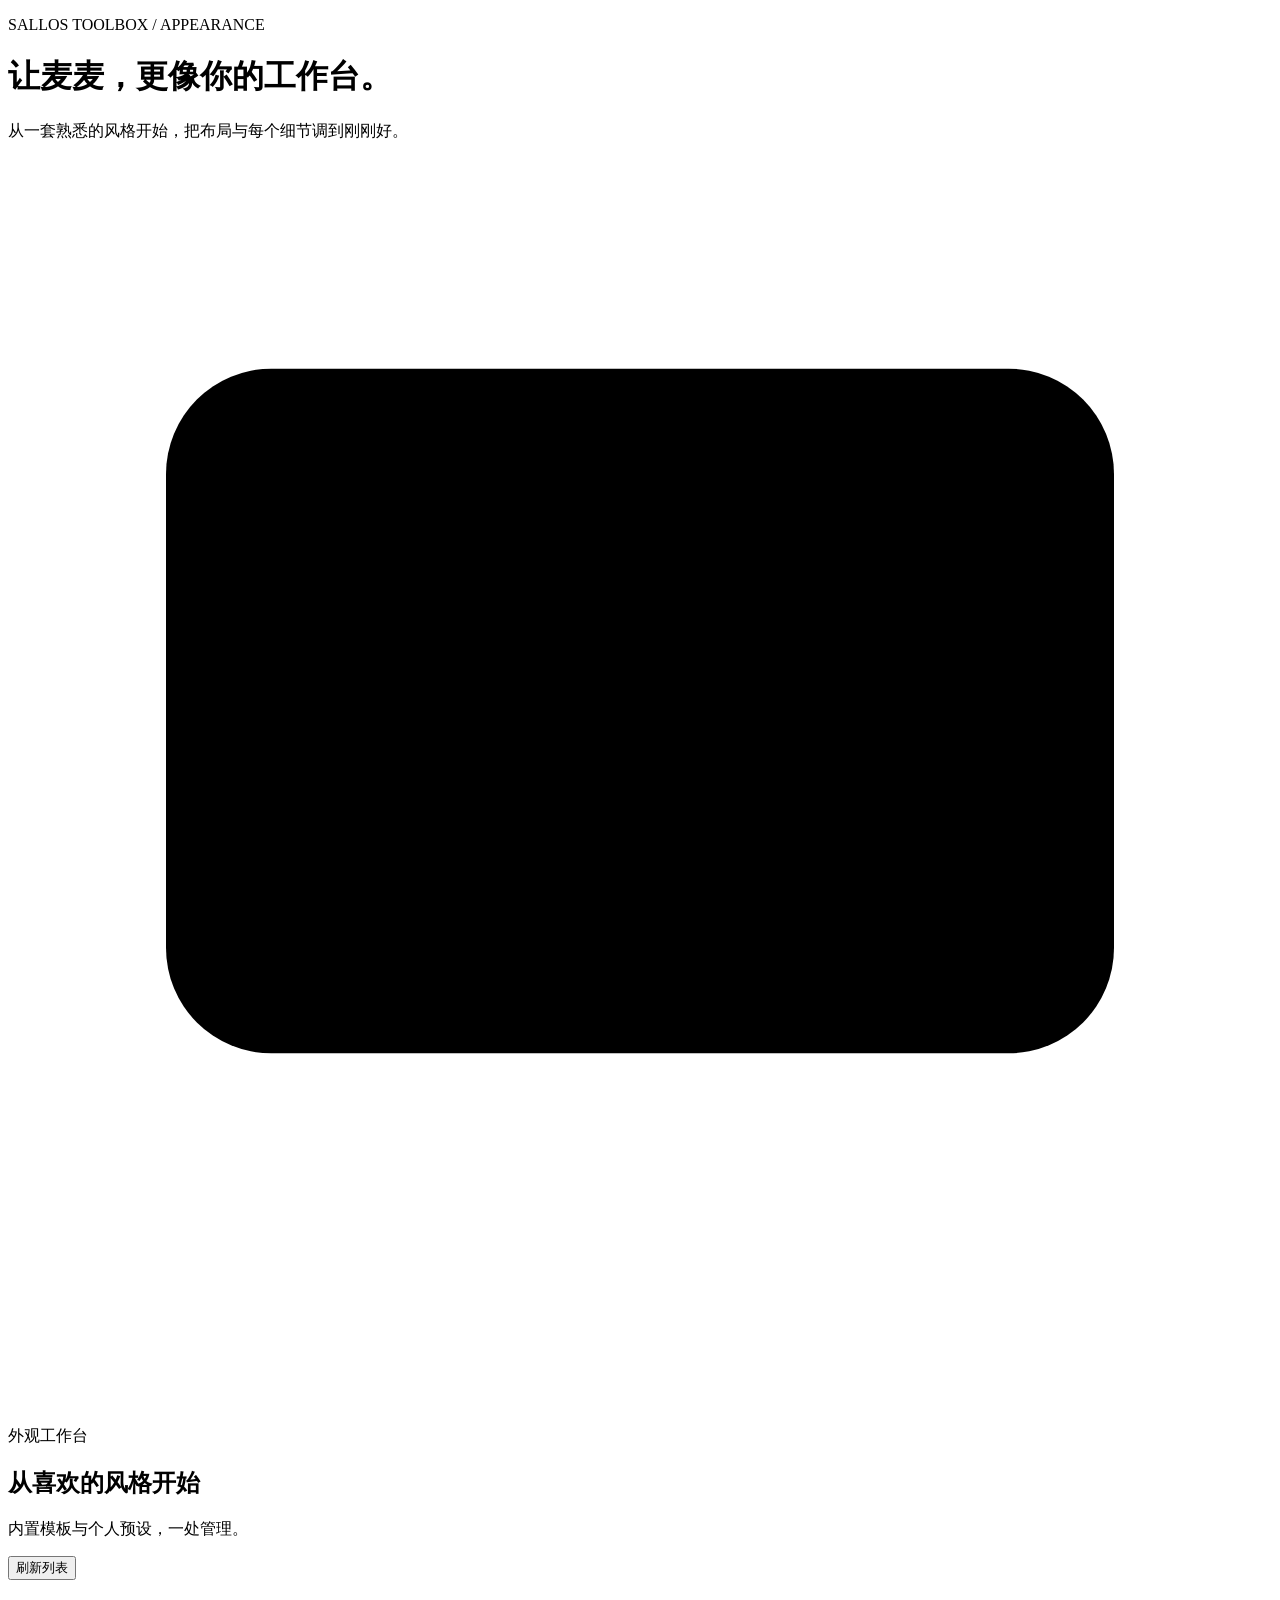
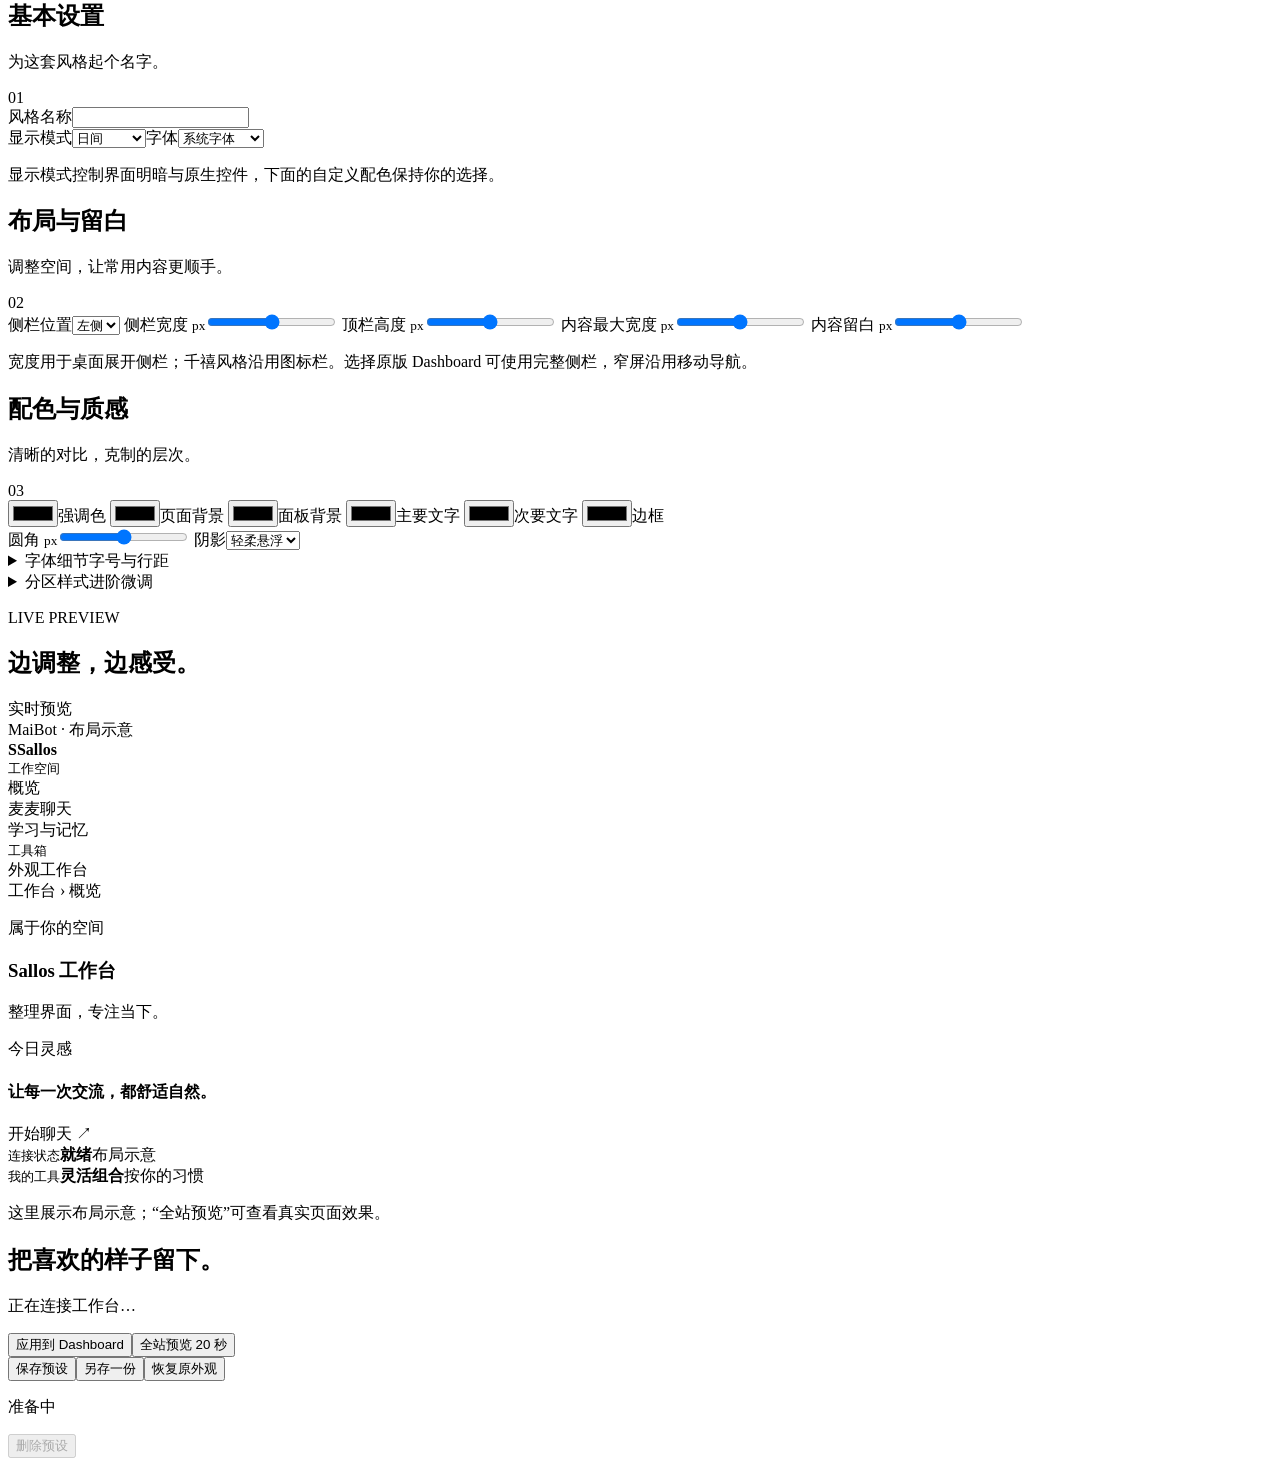
<file: web/src/index.html>
<!doctype html>
<html lang="zh-CN">
<head>
  <meta charset="utf-8">
  <meta name="viewport" content="width=device-width, initial-scale=1">
  <title>Sallos 工具箱 · 外观工作台</title>
  <!-- STYLES -->
  <style id="preview-styles"></style>
</head>
<body>
  <main class="studio">
    <header class="studio-heading">
      <div><p class="eyebrow">SALLOS TOOLBOX / APPEARANCE</p><h1>让麦麦，更像你的工作台。</h1><p class="subtitle">从一套熟悉的风格开始，把布局与每个细节调到刚刚好。</p></div>
      <span class="device-badge"><svg viewBox="0 0 24 24" aria-hidden="true"><rect x="3" y="4" width="18" height="13" rx="2"/><path d="M8 21h8M12 17v4"/></svg>外观工作台</span>
    </header>

    <section class="panel presets-panel" aria-labelledby="presets-title">
      <div class="section-heading"><div><h2 id="presets-title">从喜欢的风格开始</h2><p>内置模板与个人预设，一处管理。</p></div><button type="button" id="refresh" class="quiet">刷新列表</button></div>
      <div id="preset-list" class="preset-list"></div>
    </section>

    <div class="editor-grid">
      <form id="editor" class="controls" aria-label="外观编辑器">
        <section class="panel">
          <div class="section-heading"><div><h2>基本设置</h2><p>为这套风格起个名字。</p></div><span class="step">01</span></div>
          <label class="field">风格名称<input name="name" type="text" maxlength="40" required autocomplete="off"></label>
          <div class="two-columns"><label class="field">显示模式<select name="mode"><option value="light">日间</option><option value="dark">夜间</option><option value="system">跟随系统</option></select></label><label class="field">字体<select name="font"><option value="system">系统字体</option><option value="serif">宋体 / 衬线</option><option value="mono">等宽字体</option></select></label></div>
          <p class="hint">显示模式控制界面明暗与原生控件，下面的自定义配色保持你的选择。</p>
        </section>

        <section class="panel">
          <div class="section-heading"><div><h2>布局与留白</h2><p>调整空间，让常用内容更顺手。</p></div><span class="step">02</span></div>
          <label class="field">侧栏位置<select name="sidebar_side"><option value="left">左侧</option><option value="right">右侧</option></select></label>
          <label class="range-field"><span>侧栏宽度 <output data-value="sidebar_width"></output><small>px</small></span><input type="range" name="sidebar_width" min="160" max="360" step="4"></label>
          <label class="range-field"><span>顶栏高度 <output data-value="header_height"></output><small>px</small></span><input type="range" name="header_height" min="48" max="96" step="2"></label>
          <label class="range-field"><span>内容最大宽度 <output data-value="content_width"></output><small>px</small></span><input type="range" name="content_width" min="720" max="2560" step="8"></label>
          <label class="range-field"><span>内容留白 <output data-value="gap"></output><small>px</small></span><input type="range" name="gap" min="8" max="40"></label>
          <p class="hint">宽度用于桌面展开侧栏；千禧风格沿用图标栏。选择原版 Dashboard 可使用完整侧栏，窄屏沿用移动导航。</p>
        </section>

        <section class="panel">
          <div class="section-heading"><div><h2>配色与质感</h2><p>清晰的对比，克制的层次。</p></div><span class="step">03</span></div>
          <div class="colors">
            <label class="color-field"><input type="color" name="primary"><span>强调色<small data-value="primary"></small></span></label>
            <label class="color-field"><input type="color" name="background"><span>页面背景<small data-value="background"></small></span></label>
            <label class="color-field"><input type="color" name="surface"><span>面板背景<small data-value="surface"></small></span></label>
            <label class="color-field"><input type="color" name="text"><span>主要文字<small data-value="text"></small></span></label>
            <label class="color-field"><input type="color" name="muted"><span>次要文字<small data-value="muted"></small></span></label>
            <label class="color-field"><input type="color" name="border"><span>边框<small data-value="border"></small></span></label>
          </div>
          <label class="range-field"><span>圆角 <output data-value="radius"></output><small>px</small></span><input type="range" name="radius" min="0" max="24"></label>
          <label class="field">阴影<select name="shadow"><option value="soft">轻柔悬浮</option><option value="none">平面简洁</option><option value="crisp">清晰投影</option></select></label>
        </section>

        <details class="panel advanced"><summary>字体细节<span>字号与行距</span></summary><div>
          <label class="range-field"><span>正文字号 <output data-value="font_size"></output><small>px</small></span><input type="range" name="font_size" min="14" max="22"></label>
          <label class="range-field"><span>行距 <output data-value="line_height"></output></span><input type="range" name="line_height" min="1.2" max="2" step="0.1"></label>
        </div></details>

        <details class="panel advanced"><summary>分区样式<span>进阶微调</span></summary><div>
          <p class="hint">填写 CSS 声明，如 <code>border-radius: 16px; padding: 20px;</code>。支持颜色、边框、内外边距、字体和阴影。</p>
          <label class="field">侧栏<textarea name="region_sidebar" rows="3" maxlength="2000" spellcheck="false" placeholder="border: 1px solid #D2D2D7;"></textarea></label>
          <label class="field">顶栏<textarea name="region_header" rows="3" maxlength="2000" spellcheck="false" placeholder="background-color: #ffffff;"></textarea></label>
          <label class="field">卡片<textarea name="region_card" rows="3" maxlength="2000" spellcheck="false" placeholder="border-radius: 20px;"></textarea></label>
        </div></details>
        <p id="field-error" role="alert"></p>
      </form>

      <aside class="preview-column" aria-label="外观实时预览">
        <section class="panel preview-panel">
          <div class="section-heading"><div><p class="eyebrow">LIVE PREVIEW</p><h2>边调整，边感受。</h2></div><span class="live-dot">实时预览</span></div>
          <div id="preview" class="preview-window">
            <div class="preview-chrome"><i></i><i></i><i></i><span>MaiBot · 布局示意</span></div>
            <div class="preview-shell">
              <aside class="preview-sidebar" data-dashboard-sidebar><div class="preview-brand"><b>S</b><strong>Sallos</strong></div><small>工作空间</small><div class="preview-nav selected">概览</div><div class="preview-nav">麦麦聊天</div><div class="preview-nav">学习与记忆</div><small>工具箱</small><div class="preview-nav">外观工作台</div></aside>
              <div class="preview-body"><header class="preview-header" data-dashboard-header>工作台 <span>›</span> 概览</header><div class="preview-main" data-dashboard-main><p class="preview-kicker">属于你的空间</p><h3 class="preview-name">Sallos 工作台</h3><p>整理界面，专注当下。</p><article class="bg-card preview-feature"><span>今日灵感</span><h4>让每一次交流，都舒适自然。</h4><span class="preview-button">开始聊天 <span aria-hidden="true">↗</span></span></article><div class="preview-cards"><article class="bg-card"><small>连接状态</small><strong>就绪</strong><span class="preview-note">布局示意</span></article><article class="bg-card"><small>我的工具</small><strong>灵活组合</strong><span class="preview-note">按你的习惯</span></article></div></div></div>
            </div>
          </div>
          <p id="contrast" class="hint"></p>
          <p class="hint">这里展示布局示意；“全站预览”可查看真实页面效果。</p>
        </section>

        <section class="panel apply-panel" id="actions" aria-label="保存与应用">
          <h2>把喜欢的样子留下。</h2>
          <p id="integration-note" class="hint">正在连接工作台…</p>
          <div class="action-row"><button id="apply" class="primary" type="button">应用到 Dashboard</button><button id="preview-site" type="button">全站预览 20 秒</button></div>
          <div class="action-row"><button id="save" type="button">保存预设</button><button id="save-copy" type="button">另存一份</button><button id="restore" class="quiet" type="button">恢复原外观</button></div>
          <div class="footer-row"><p id="status" role="status" aria-live="polite">准备中</p><button id="delete" class="danger-text" type="button" disabled>删除预设</button></div>
        </section>
      </aside>
    </div>
  </main>
  <dialog id="discard-dialog" aria-labelledby="discard-title">
    <h2 id="discard-title">切换到另一套风格？</h2>
    <p class="hint">当前编辑尚未保存，切换后将载入所选预设。</p>
    <div class="action-row"><button type="button" autofocus onclick="this.closest('dialog').close('cancel')">继续编辑</button><button type="button" onclick="this.closest('dialog').close('discard')">切换风格</button></div>
  </dialog>
  <!-- SCRIPTS -->
</body>
</html>
</file>
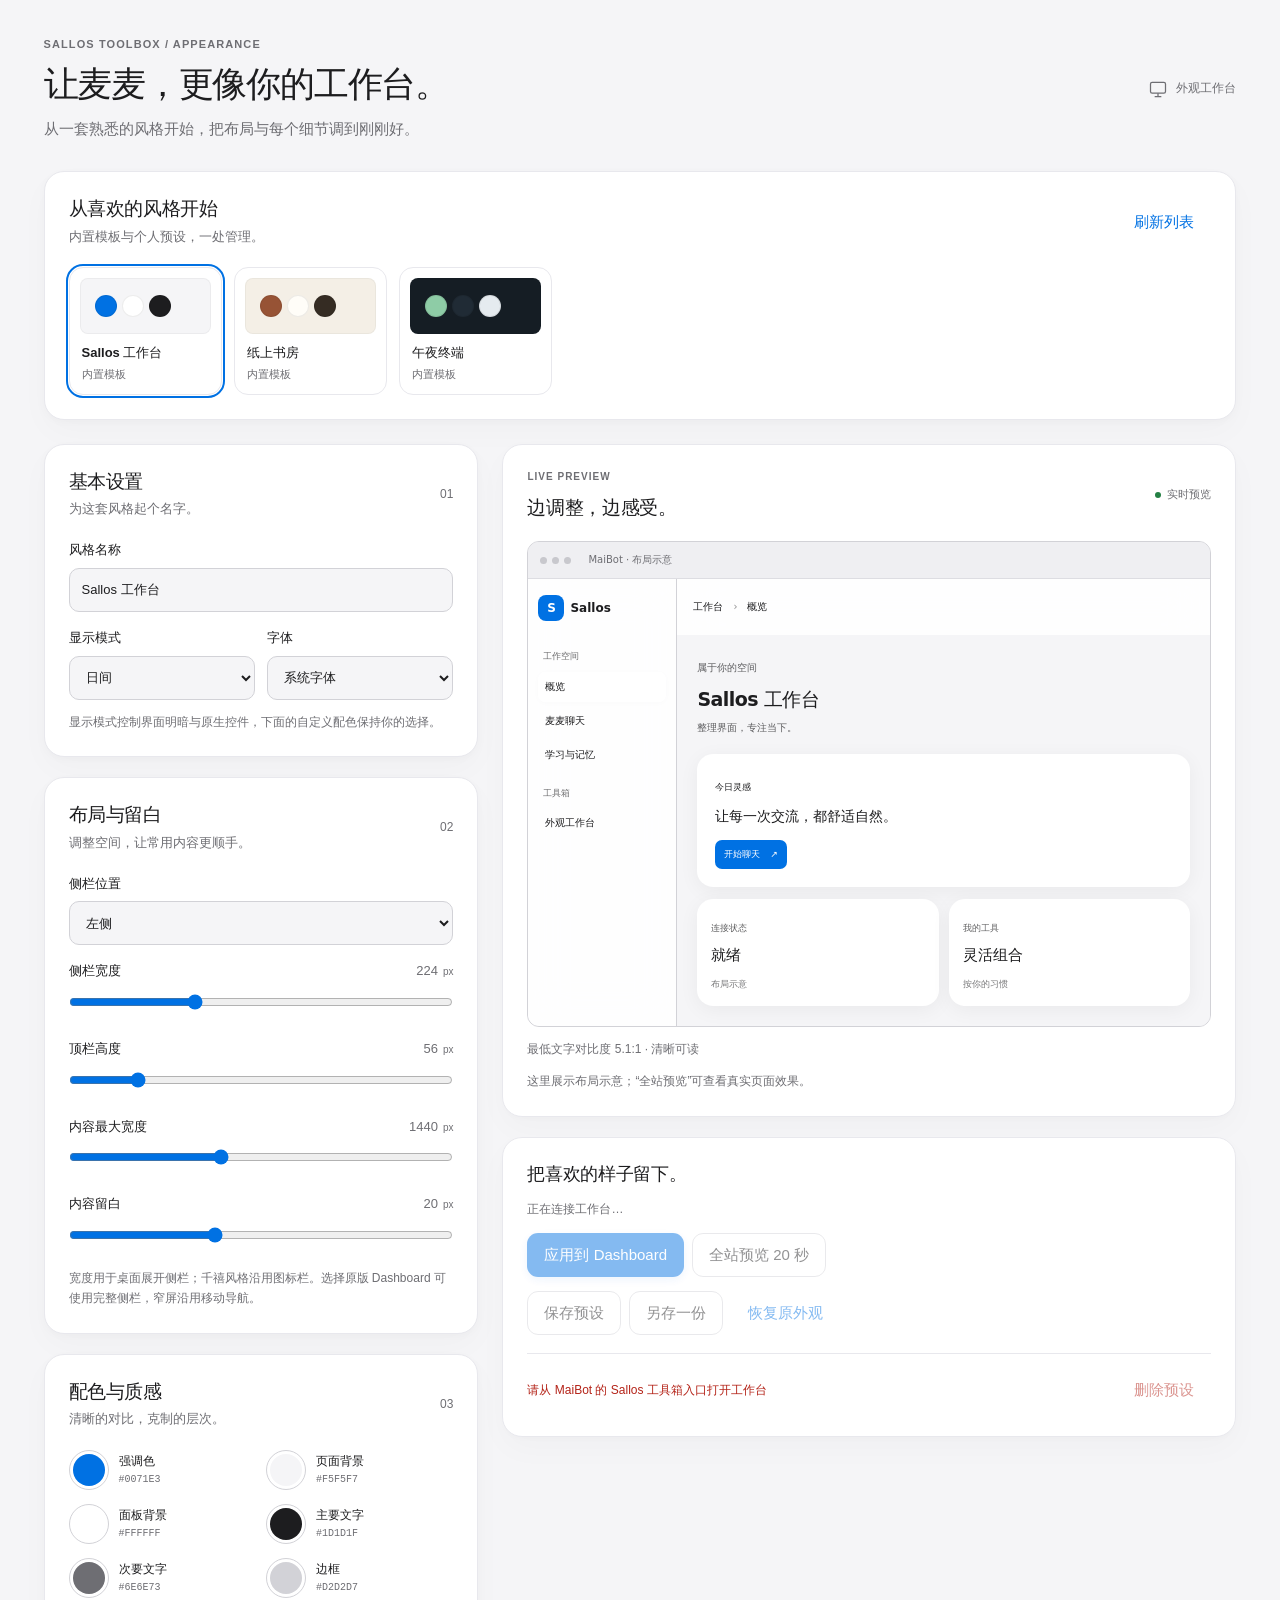
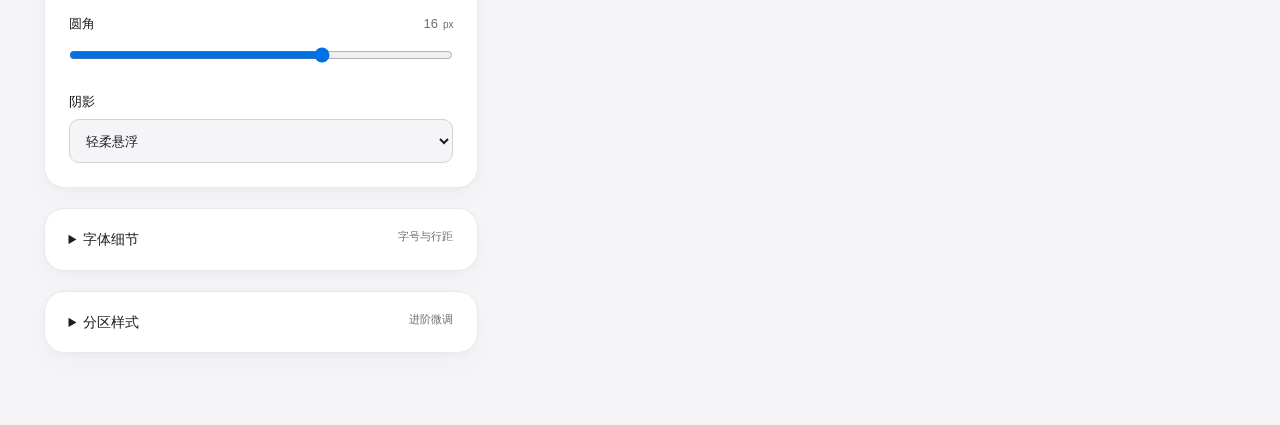
<file: web/appearance.html>
<!doctype html>
<html lang="zh-CN">
<head>
  <meta charset="utf-8">
  <meta name="viewport" content="width=device-width, initial-scale=1">
  <title>Sallos 工具箱 · 外观工作台</title>
  <style>
:root {
  font-family: -apple-system, BlinkMacSystemFont, "Segoe UI", "PingFang SC", "Microsoft YaHei", sans-serif;
  font-synthesis: none; font-optical-sizing: auto; color-scheme: light;
  --page: #f5f5f7; --surface: #fff; --soft: #f5f5f7; --text: #1d1d1f; --muted: #6e6e73;
  --line: #e8e8ed; --line-strong: #d2d2d7; --accent: #0071e3; --danger: #b42318;
  --shadow: 0 2px 8px #141a2d06, 0 12px 32px #141a2d06;
}
* { box-sizing: border-box; }
dialog { max-width: min(420px, calc(100vw - 32px)); padding: 28px; border: 1px solid var(--line); border-radius: 20px; background: var(--surface); color: var(--text); box-shadow: var(--shadow); }
dialog::backdrop { background: #0005; }
body { margin: 0; background: var(--page); color: var(--text); font-size: 15px; line-height: 1.6; }
button, input, select, textarea { font: inherit; }
button { min-height: 44px; padding: 9px 16px; border: 1px solid var(--line-strong); border-radius: 11px;
  background: var(--surface); color: var(--text); cursor: pointer; font-weight: 500;
  transition: background 160ms ease, box-shadow 160ms ease, transform 100ms ease; touch-action: manipulation; }
button:hover:enabled { background: var(--soft); }
button:active:enabled { transform: scale(.97); }
button:disabled { opacity: .48; cursor: default; }
button.primary { background: var(--accent); color: white; border-color: transparent; box-shadow: 0 3px 10px #0071e325; }
button.primary:hover:enabled { background: #0064ca; }
button.quiet, button.danger-text { border-color: transparent; background: transparent; }
button.quiet { color: var(--accent); }
#refresh { white-space: nowrap; flex-shrink: 0; }
button.danger-text { color: var(--danger); }
:focus-visible { outline: 3px solid var(--accent); outline-offset: 3px; }
h1, h2, h3, h4, p { margin: 0; }
h1 { font-size: clamp(26px, 2.7vw, 38px); line-height: 1.2; letter-spacing: -.035em; font-weight: 700; }
h2 { font-size: 19px; line-height: 1.4; letter-spacing: -.02em; }
p { overflow-wrap: anywhere; }
.studio { max-width: 1550px; margin: auto; padding: 36px clamp(16px, 3.4vw, 52px) 52px; }
.studio-heading, .section-heading { display: flex; justify-content: space-between; align-items: center; gap: 16px; }
.studio-heading { margin-bottom: 30px; }
.eyebrow { color: var(--muted); font-size: 11px; letter-spacing: .1em; font-weight: 600; margin-bottom: 10px; }
.subtitle { color: var(--muted); margin-top: 12px; }
.device-badge { display: flex; gap: 8px; align-items: center; color: var(--muted); white-space: nowrap; font-size: 12px; }
svg { width: 20px; height: 20px; fill: none; stroke: currentColor; stroke-width: 1.5; }
.panel { min-width: 0; padding: 24px; background: var(--surface); border: 1px solid var(--line); border-radius: 20px; box-shadow: var(--shadow); }
.section-heading { margin-bottom: 20px; }
.section-heading p { color: var(--muted); font-size: 13px; margin-top: 4px; }
.section-heading .eyebrow { margin-top: 0; font-size: 10px; }
.hint { font-size: 12px; color: var(--muted); line-height: 1.7; margin-top: 12px; }
.step { font-size: 12px; font-variant-numeric: tabular-nums; color: var(--muted); }
.field { display: flex; flex-direction: column; gap: 7px; margin-top: 16px; font-size: 13px; font-weight: 500; }
input[type="text"], select, textarea { width: 100%; min-width: 0; min-height: 44px; padding: 10px 12px;
  border: 1px solid var(--line-strong); border-radius: 10px; background: var(--soft); color: var(--text); }
textarea { font: 12px/1.7 Consolas, monospace; resize: vertical; }
input[type="range"] { width: 100%; height: 28px; margin: 6px 0 0; accent-color: var(--accent); cursor: pointer; }
small { font-size: 12px; }
.two-columns { display: grid; grid-template-columns: repeat(2, minmax(0, 1fr)); gap: 12px; }
.action-row { display: flex; flex-wrap: wrap; gap: 8px; margin-top: 14px; }
.footer-row { display: flex; align-items: center; gap: 10px; justify-content: space-between; margin-top: 18px; border-top: 1px solid var(--line); padding-top: 14px; }
#status { font-size: 12px; color: var(--muted); }
#status[data-error="true"], #field-error { color: var(--danger); }
#field-error { margin: 0 8px; font-size: 13px; }
@media (max-width: 640px) {
  .studio { padding: 20px 12px 32px; } .panel { padding: 18px; border-radius: 16px; }
  .device-badge { display: none; } .studio-heading { margin-bottom: 22px; } .subtitle { font-size: 13px; }
  .footer-row { flex-wrap: wrap; } input[type="text"], select { font-size: 16px; }
}
@media (prefers-reduced-motion: reduce) { *, *::before, *::after { transition: none !important; animation: none !important; } }
@media (prefers-reduced-transparency: reduce) { .preview-sidebar, .preview-header { backdrop-filter: none !important; background: var(--surface) !important; } }
@media (prefers-contrast: more) { :root { --line: #888; --line-strong: #555; --muted: #444; } }
.dark { --page: #161618; --surface: #222225; --soft: #2b2b2f; --text: #f5f5f7; --muted: #b0b0b8;
  --line: #35353a; --line-strong: #515158; --accent: #70b5ff; --danger: #ff8a80; color-scheme: dark; }
.dark button.primary { background: #0071e3; color: #fff; }

.presets-panel { margin-bottom: 24px; }
.preset-list { display: grid; grid-template-columns: repeat(auto-fill, minmax(150px, 1fr)); gap: 12px; }
.preset { min-width: 0; padding: 10px; text-align: left; border-color: var(--line); border-radius: 14px; }
.preset[aria-pressed="true"] { outline: 2px solid var(--accent); outline-offset: 1px; }
.preset strong, .preset small { display: block; padding-inline: 2px; overflow-wrap: anywhere; }
.preset strong { margin-top: 9px; font-size: 13px; } .preset small { font-size: 11px; color: var(--muted); margin-top: 2px; }
.preset-sample { height: 56px; display: flex; gap: 5px; align-items: center; padding: 14px; border-radius: 8px; border: 1px solid #0000000a; }
.preset-sample i { width: 22px; height: 22px; border: 1px solid #00000012; border-radius: 50%; }
.editor-grid { display: grid; grid-template-columns: minmax(280px, .8fr) minmax(0, 1.35fr); gap: 24px; align-items: start; }
.controls, .preview-column { display: grid; gap: 20px; min-width: 0; }
.preview-column { position: sticky; top: 20px; }
.range-field { display: block; margin-top: 16px; font-size: 13px; }
.range-field > span { display: flex; align-items: baseline; gap: 5px; }
.range-field output { margin-left: auto; font-variant-numeric: tabular-nums; color: var(--muted); }
.range-field small { color: var(--muted); font-size: 10px; }
.colors { display: grid; grid-template-columns: repeat(2, minmax(0, 1fr)); gap: 14px 10px; }
.color-field { display: flex; align-items: center; gap: 10px; font-size: 12px; cursor: pointer; }
.color-field small { display: block; color: var(--muted); font: 10px/1.7 Consolas, monospace; }
input[type="color"] { appearance: none; border: 1px solid var(--line-strong); background: var(--surface); border-radius: 50%; width: 40px; height: 40px; padding: 3px; cursor: pointer; }
input[type="color"]::-webkit-color-swatch-wrapper { padding: 0; }
input[type="color"]::-webkit-color-swatch { border: 0; border-radius: 50%; }
.advanced { padding-block: 19px; }
.advanced summary { cursor: pointer; font-size: 14px; font-weight: 600; }
.advanced summary span { float: right; font-size: 11px; font-weight: 400; color: var(--muted); }
.live-dot { display: inline-flex; align-items: center; gap: 6px; white-space: nowrap; font-size: 11px; color: var(--muted); }
.live-dot::before { content: ''; width: 6px; height: 6px; border-radius: 50%; background: #248044; }
.preview-window { border: 1px solid var(--line-strong); border-radius: 12px; overflow: hidden; min-height: 380px; }
.preview-chrome { display: flex; gap: 5px; padding: 10px 12px; align-items: center; background: #efeff2; border-bottom: 1px solid #dddde2; color: #6e6e73; }
.preview-chrome i { width: 7px; height: 7px; border-radius: 50%; background: #c8c8cd; }
.preview-chrome span { margin-left: 12px; font-size: 10px; }
.preview-shell { display: flex; min-height: 350px; }
.preview-sidebar { flex: 0 0 clamp(90px, 24%, var(--preview-sidebar-width)); padding: 16px 10px; border-right: 1px solid #0000000a; }
.preview-brand { display: flex; align-items: center; gap: 6px; font-size: 12px; margin-bottom: 28px; }
.preview-brand b { display: grid; place-items: center; background: #0071e3; color: #fff; border-radius: 8px; width: 26px; height: 26px; }
.preview-sidebar > small { display: block; font-size: 9px; opacity: .65; margin: 16px 5px 8px; }
.preview-nav { font-size: 10px; padding: 7px; margin-bottom: 4px; border-radius: 7px; }
.preview-nav.selected { background: #ffffff9c; color: #1d1d1f; box-shadow: 0 1px 6px #00000005; }
.preview-body { min-width: 0; flex: 1; }
.preview-header { display: flex; align-items: center; gap: 10px; padding-inline: 16px; font-size: 10px; }
.preview-header span { opacity: .5; }
.preview-kicker { font-size: 9px; opacity: .65; margin-top: 5px; }
.preview-main h3 { font-size: 19px; letter-spacing: -.03em; margin-top: 8px; }
.preview-main > p { font-size: 10px; opacity: .7; margin-top: 5px; }
.preview-feature { margin: 18px 0 12px; padding: 18px; }
.preview-feature > span { font-size: 9px; }
.preview-feature h4 { font-size: 14px; line-height: 1.5; margin: 9px 0 12px; }
.preview-button { display: inline-flex; align-items: center; gap: 10px; padding: 7px 9px; border-radius: 7px; background: hsl(var(--color-primary)); color: hsl(var(--color-primary-foreground)); }
.preview-cards { display: grid; grid-template-columns: repeat(2, minmax(0, 1fr)); gap: 10px; }
.preview-cards article { padding: 14px; min-width: 0; }
.preview-cards small { font-size: 9px; opacity: .7; }
.preview-cards strong { display: block; font-size: 15px; margin-top: 5px; }
.preview-note { display: block; font-size: 9px; opacity: .6; margin-top: 10px; }
#preview[data-side="right"] .preview-sidebar { order: 2; border-right: 0; border-left: 1px solid #0000000a; }
#contrast[data-warning="true"] { color: #a05b00; }
.apply-panel > h2 { font-size: 18px; }
@media (max-width: 1050px) { .editor-grid { grid-template-columns: minmax(260px, 1fr) minmax(0, 1.2fr); gap: 16px; } .panel { padding: 20px; } .preview-sidebar { flex-basis: 90px; } .preview-main h3 { font-size: 16px; } }
@media (max-width: 760px) { .editor-grid { grid-template-columns: 1fr; } .preview-column { position: static; grid-row: 1; } .preview-sidebar { flex-basis: 24%; } .preview-panel { padding: 16px; } .preview-window { min-height: 330px; } .preview-shell { min-height: 300px; } .preset-list { grid-template-columns: repeat(3, minmax(0, 1fr)); gap: 8px; } .preset-sample { padding: 8px; } .preview-feature { padding: 14px; } .preview-cards article { padding: 10px; } }
@media (max-width: 400px) { .preset-list { grid-template-columns: repeat(2, minmax(0, 1fr)); } .action-row button { flex: 1 1 auto; } .preview-brand strong { font-size: 10px; } .preview-nav { font-size: 9px; } }

</style>
  <style id="preview-styles"></style>
</head>
<body>
  <main class="studio">
    <header class="studio-heading">
      <div><p class="eyebrow">SALLOS TOOLBOX / APPEARANCE</p><h1>让麦麦，更像你的工作台。</h1><p class="subtitle">从一套熟悉的风格开始，把布局与每个细节调到刚刚好。</p></div>
      <span class="device-badge"><svg viewBox="0 0 24 24" aria-hidden="true"><rect x="3" y="4" width="18" height="13" rx="2"/><path d="M8 21h8M12 17v4"/></svg>外观工作台</span>
    </header>

    <section class="panel presets-panel" aria-labelledby="presets-title">
      <div class="section-heading"><div><h2 id="presets-title">从喜欢的风格开始</h2><p>内置模板与个人预设，一处管理。</p></div><button type="button" id="refresh" class="quiet">刷新列表</button></div>
      <div id="preset-list" class="preset-list"></div>
    </section>

    <div class="editor-grid">
      <form id="editor" class="controls" aria-label="外观编辑器">
        <section class="panel">
          <div class="section-heading"><div><h2>基本设置</h2><p>为这套风格起个名字。</p></div><span class="step">01</span></div>
          <label class="field">风格名称<input name="name" type="text" maxlength="40" required autocomplete="off"></label>
          <div class="two-columns"><label class="field">显示模式<select name="mode"><option value="light">日间</option><option value="dark">夜间</option><option value="system">跟随系统</option></select></label><label class="field">字体<select name="font"><option value="system">系统字体</option><option value="serif">宋体 / 衬线</option><option value="mono">等宽字体</option></select></label></div>
          <p class="hint">显示模式控制界面明暗与原生控件，下面的自定义配色保持你的选择。</p>
        </section>

        <section class="panel">
          <div class="section-heading"><div><h2>布局与留白</h2><p>调整空间，让常用内容更顺手。</p></div><span class="step">02</span></div>
          <label class="field">侧栏位置<select name="sidebar_side"><option value="left">左侧</option><option value="right">右侧</option></select></label>
          <label class="range-field"><span>侧栏宽度 <output data-value="sidebar_width"></output><small>px</small></span><input type="range" name="sidebar_width" min="160" max="360" step="4"></label>
          <label class="range-field"><span>顶栏高度 <output data-value="header_height"></output><small>px</small></span><input type="range" name="header_height" min="48" max="96" step="2"></label>
          <label class="range-field"><span>内容最大宽度 <output data-value="content_width"></output><small>px</small></span><input type="range" name="content_width" min="720" max="2560" step="8"></label>
          <label class="range-field"><span>内容留白 <output data-value="gap"></output><small>px</small></span><input type="range" name="gap" min="8" max="40"></label>
          <p class="hint">宽度用于桌面展开侧栏；千禧风格沿用图标栏。选择原版 Dashboard 可使用完整侧栏，窄屏沿用移动导航。</p>
        </section>

        <section class="panel">
          <div class="section-heading"><div><h2>配色与质感</h2><p>清晰的对比，克制的层次。</p></div><span class="step">03</span></div>
          <div class="colors">
            <label class="color-field"><input type="color" name="primary"><span>强调色<small data-value="primary"></small></span></label>
            <label class="color-field"><input type="color" name="background"><span>页面背景<small data-value="background"></small></span></label>
            <label class="color-field"><input type="color" name="surface"><span>面板背景<small data-value="surface"></small></span></label>
            <label class="color-field"><input type="color" name="text"><span>主要文字<small data-value="text"></small></span></label>
            <label class="color-field"><input type="color" name="muted"><span>次要文字<small data-value="muted"></small></span></label>
            <label class="color-field"><input type="color" name="border"><span>边框<small data-value="border"></small></span></label>
          </div>
          <label class="range-field"><span>圆角 <output data-value="radius"></output><small>px</small></span><input type="range" name="radius" min="0" max="24"></label>
          <label class="field">阴影<select name="shadow"><option value="soft">轻柔悬浮</option><option value="none">平面简洁</option><option value="crisp">清晰投影</option></select></label>
        </section>

        <details class="panel advanced"><summary>字体细节<span>字号与行距</span></summary><div>
          <label class="range-field"><span>正文字号 <output data-value="font_size"></output><small>px</small></span><input type="range" name="font_size" min="14" max="22"></label>
          <label class="range-field"><span>行距 <output data-value="line_height"></output></span><input type="range" name="line_height" min="1.2" max="2" step="0.1"></label>
        </div></details>

        <details class="panel advanced"><summary>分区样式<span>进阶微调</span></summary><div>
          <p class="hint">填写 CSS 声明，如 <code>border-radius: 16px; padding: 20px;</code>。支持颜色、边框、内外边距、字体和阴影。</p>
          <label class="field">侧栏<textarea name="region_sidebar" rows="3" maxlength="2000" spellcheck="false" placeholder="border: 1px solid #D2D2D7;"></textarea></label>
          <label class="field">顶栏<textarea name="region_header" rows="3" maxlength="2000" spellcheck="false" placeholder="background-color: #ffffff;"></textarea></label>
          <label class="field">卡片<textarea name="region_card" rows="3" maxlength="2000" spellcheck="false" placeholder="border-radius: 20px;"></textarea></label>
        </div></details>
        <p id="field-error" role="alert"></p>
      </form>

      <aside class="preview-column" aria-label="外观实时预览">
        <section class="panel preview-panel">
          <div class="section-heading"><div><p class="eyebrow">LIVE PREVIEW</p><h2>边调整，边感受。</h2></div><span class="live-dot">实时预览</span></div>
          <div id="preview" class="preview-window">
            <div class="preview-chrome"><i></i><i></i><i></i><span>MaiBot · 布局示意</span></div>
            <div class="preview-shell">
              <aside class="preview-sidebar" data-dashboard-sidebar><div class="preview-brand"><b>S</b><strong>Sallos</strong></div><small>工作空间</small><div class="preview-nav selected">概览</div><div class="preview-nav">麦麦聊天</div><div class="preview-nav">学习与记忆</div><small>工具箱</small><div class="preview-nav">外观工作台</div></aside>
              <div class="preview-body"><header class="preview-header" data-dashboard-header>工作台 <span>›</span> 概览</header><div class="preview-main" data-dashboard-main><p class="preview-kicker">属于你的空间</p><h3 class="preview-name">Sallos 工作台</h3><p>整理界面，专注当下。</p><article class="bg-card preview-feature"><span>今日灵感</span><h4>让每一次交流，都舒适自然。</h4><span class="preview-button">开始聊天 <span aria-hidden="true">↗</span></span></article><div class="preview-cards"><article class="bg-card"><small>连接状态</small><strong>就绪</strong><span class="preview-note">布局示意</span></article><article class="bg-card"><small>我的工具</small><strong>灵活组合</strong><span class="preview-note">按你的习惯</span></article></div></div></div>
            </div>
          </div>
          <p id="contrast" class="hint"></p>
          <p class="hint">这里展示布局示意；“全站预览”可查看真实页面效果。</p>
        </section>

        <section class="panel apply-panel" id="actions" aria-label="保存与应用">
          <h2>把喜欢的样子留下。</h2>
          <p id="integration-note" class="hint">正在连接工作台…</p>
          <div class="action-row"><button id="apply" class="primary" type="button">应用到 Dashboard</button><button id="preview-site" type="button">全站预览 20 秒</button></div>
          <div class="action-row"><button id="save" type="button">保存预设</button><button id="save-copy" type="button">另存一份</button><button id="restore" class="quiet" type="button">恢复原外观</button></div>
          <div class="footer-row"><p id="status" role="status" aria-live="polite">准备中</p><button id="delete" class="danger-text" type="button" disabled>删除预设</button></div>
        </section>
      </aside>
    </div>
  </main>
  <dialog id="discard-dialog" aria-labelledby="discard-title">
    <h2 id="discard-title">切换到另一套风格？</h2>
    <p class="hint">当前编辑尚未保存，切换后将载入所选预设。</p>
    <div class="action-row"><button type="button" autofocus onclick="this.closest('dialog').close('cancel')">继续编辑</button><button type="button" onclick="this.closest('dialog').close('discard')">切换风格</button></div>
  </dialog>
  <script type="module">
// Generated by scripts/build_webui.py.
const DEFAULT_THEME = {"version": 1, "name": "我的风格", "mode": "light", "primary": "#0071E3", "background": "#F5F5F7", "surface": "#FFFFFF", "text": "#1D1D1F", "muted": "#6E6E73", "border": "#D2D2D7", "sidebar_side": "left", "sidebar_width": 224, "header_height": 56, "content_width": 1440, "gap": 20, "font": "system", "font_size": 16, "line_height": 1.6, "radius": 16, "shadow": "soft", "regions": {"sidebar": "", "header": "", "card": ""}};
const THEME_SCHEMA = {"$defs": {"RegionStyles": {"additionalProperties": false, "properties": {"sidebar": {"default": "", "maxLength": 2000, "title": "Sidebar", "type": "string"}, "header": {"default": "", "maxLength": 2000, "title": "Header", "type": "string"}, "card": {"default": "", "maxLength": 2000, "title": "Card", "type": "string"}}, "title": "RegionStyles", "type": "object"}}, "additionalProperties": false, "properties": {"version": {"const": 1, "default": 1, "title": "Version", "type": "integer"}, "name": {"default": "我的风格", "maxLength": 40, "minLength": 1, "title": "Name", "type": "string"}, "mode": {"default": "light", "enum": ["light", "dark", "system"], "title": "Mode", "type": "string"}, "primary": {"default": "#0071E3", "pattern": "^#[0-9a-fA-F]{6}$", "title": "Primary", "type": "string"}, "background": {"default": "#F5F5F7", "pattern": "^#[0-9a-fA-F]{6}$", "title": "Background", "type": "string"}, "surface": {"default": "#FFFFFF", "pattern": "^#[0-9a-fA-F]{6}$", "title": "Surface", "type": "string"}, "text": {"default": "#1D1D1F", "pattern": "^#[0-9a-fA-F]{6}$", "title": "Text", "type": "string"}, "muted": {"default": "#6E6E73", "pattern": "^#[0-9a-fA-F]{6}$", "title": "Muted", "type": "string"}, "border": {"default": "#D2D2D7", "pattern": "^#[0-9a-fA-F]{6}$", "title": "Border", "type": "string"}, "sidebar_side": {"default": "left", "enum": ["left", "right"], "title": "Sidebar Side", "type": "string"}, "sidebar_width": {"default": 224, "maximum": 360, "minimum": 160, "title": "Sidebar Width", "type": "integer"}, "header_height": {"default": 56, "maximum": 96, "minimum": 48, "title": "Header Height", "type": "integer"}, "content_width": {"default": 1440, "maximum": 2560, "minimum": 720, "title": "Content Width", "type": "integer"}, "gap": {"default": 20, "maximum": 40, "minimum": 8, "title": "Gap", "type": "integer"}, "font": {"default": "system", "enum": ["system", "serif", "mono"], "title": "Font", "type": "string"}, "font_size": {"default": 16, "maximum": 22, "minimum": 14, "title": "Font Size", "type": "integer"}, "line_height": {"default": 1.6, "maximum": 2.0, "minimum": 1.2, "title": "Line Height", "type": "number"}, "radius": {"default": 16, "maximum": 24, "minimum": 0, "title": "Radius", "type": "integer"}, "shadow": {"default": "soft", "enum": ["none", "soft", "crisp"], "title": "Shadow", "type": "string"}, "regions": {"$ref": "#/$defs/RegionStyles"}}, "title": "AppearanceTheme", "type": "object"};
const BUILTIN_PRESETS = [{"id": "workbench", "theme": {"version": 1, "name": "Sallos 工作台", "mode": "light", "primary": "#0071E3", "background": "#F5F5F7", "surface": "#FFFFFF", "text": "#1D1D1F", "muted": "#6E6E73", "border": "#D2D2D7", "sidebar_side": "left", "sidebar_width": 224, "header_height": 56, "content_width": 1440, "gap": 20, "font": "system", "font_size": 16, "line_height": 1.6, "radius": 16, "shadow": "soft", "regions": {"sidebar": "", "header": "", "card": ""}}}, {"id": "paper", "theme": {"version": 1, "name": "纸上书房", "mode": "light", "primary": "#975335", "background": "#F4EFE6", "surface": "#FFFDF8", "text": "#352C23", "muted": "#716251", "border": "#D7C8B4", "sidebar_side": "left", "sidebar_width": 224, "header_height": 56, "content_width": 1440, "gap": 20, "font": "serif", "font_size": 16, "line_height": 1.6, "radius": 4, "shadow": "crisp", "regions": {"sidebar": "", "header": "", "card": ""}}}, {"id": "night", "theme": {"version": 1, "name": "午夜终端", "mode": "dark", "primary": "#8ECCA6", "background": "#151D24", "surface": "#202B35", "text": "#E5EBEF", "muted": "#A6B6C4", "border": "#4A5D6A", "sidebar_side": "left", "sidebar_width": 224, "header_height": 56, "content_width": 1440, "gap": 20, "font": "mono", "font_size": 16, "line_height": 1.6, "radius": 6, "shadow": "none", "regions": {"sidebar": "", "header": "", "card": ""}}}];
const REGION_PROPERTIES = ["background-color", "border", "border-color", "border-radius", "border-style", "border-width", "box-shadow", "color", "font-size", "font-weight", "letter-spacing", "line-height", "margin", "padding", "padding-block", "padding-inline", "text-transform"];

// Dashboard 1.9.9 home layout. Keep card data, DOM order and native editing intact.
function homeLayoutCSS(root, gap) {
  const page = `${root} [data-home-page]`;
  const grid = `${page} [data-home-summary-cards]:not(:has([data-home-card-edit-overlay]))`;
  const card = `${grid}>[data-home-card-id]`;
  return `
    ${root} [data-dashboard-workspace-content]:has([data-home-page]){
      max-width:none!important;width:100%;height:auto!important;min-height:100%;padding:${gap}px;}
    ${root} [data-dashboard-main] div:has(>[data-dashboard-scrollbar-viewport] [data-home-page]){
      height:auto!important;overflow:visible!important;}
    ${root} [data-dashboard-main] [data-dashboard-scrollbar-viewport]:has([data-home-page]){
      height:auto!important;overflow:visible!important;}
    ${page}{container:toolbox-home / inline-size;padding:0!important;}
    ${grid}{grid-template-columns:repeat(12,minmax(0,1fr))!important;grid-template-rows:none!important;
      grid-auto-rows:auto;gap:clamp(12px,1.2vw,${gap}px)!important;align-items:stretch;}
    ${card}{grid-column:span 12!important;height:auto!important;min-height:160px;}
    ${card}[data-home-card-variant="separator"]{min-height:40px;}
    ${card}>[aria-hidden="false"]{overflow:visible!important;}
    ${grid} [data-dashboard-card-header]{padding:14px 16px 10px!important;}
    ${grid} [data-dashboard-card-content]{padding:0 16px 14px!important;}
    ${grid} [data-home-titleless-content]{padding:14px 16px!important;}
    ${card}[data-home-card-id="builtin:quick-actions"] [data-home-titleless-content]{height:100%;}
    ${card}[data-home-card-id="builtin:news"]{height:200px!important;}
    ${grid} [data-home-storage-details]{grid-template-columns:repeat(2,minmax(0,1fr))!important;gap:8px 12px!important;}
    ${grid} [data-home-storage-row]{gap:4px 6px!important;}
    ${grid} [data-home-statistics-overview]{min-height:110px;padding-top:0!important;gap:8px!important;}
    ${grid} [data-home-summary-secondary]{grid-template-columns:repeat(2,minmax(0,1fr))!important;}
    ${grid} [data-dashboard-card-content]:has([data-chart])>div{
      height:clamp(220px,25dvh,300px)!important;min-height:220px!important;flex:none;}
    ${grid} [data-home-hitokoto]{white-space:normal;}
    ${grid} [data-home-hitokoto] p{white-space:normal;overflow:visible;}
    @container toolbox-home (min-width:40rem){
      ${card}{grid-column:span 6!important;}
      ${card}[data-home-card-variant="separator"]{grid-column:1/-1!important;}
      ${card}[data-home-card-id="builtin:hitokoto"]{grid-column:span 6!important;}
      ${card}[data-home-card-id="builtin:stats-overview"]{grid-column:1/-1!important;}
      ${grid} [data-home-summary-secondary]{grid-template-columns:repeat(4,minmax(0,1fr))!important;}
    }
    @container toolbox-home (min-width:56rem){
      ${card}{grid-column:span 4!important;}
      ${card}[data-home-card-id="builtin:hitokoto"]{grid-column:1/-1!important;}
      ${card}[data-home-card-id="builtin:stats-overview"]{grid-column:span 4!important;}
      ${card}:is([data-home-card-id="builtin:request-trend"],[data-home-card-id="builtin:token-trend"]){grid-column:span 6!important;}
    }
    @container toolbox-home (min-width:88rem){
      ${card}{grid-column:span 3!important;}
      ${card}[data-home-card-id="builtin:hitokoto"]{grid-column:span 3!important;}
      ${card}[data-home-card-id="builtin:stats-overview"]{grid-column:span 6!important;}
      ${grid} [data-home-summary-secondary]{grid-template-columns:repeat(4,minmax(0,1fr))!important;}
    }
  `;
}

// Shared, DOM-free contract used by the editor and the Dashboard adapter.

const FONTS = {
  system: '"Segoe UI", "Microsoft YaHei UI", system-ui, sans-serif',
  serif: '"Noto Serif SC", "Songti SC", SimSun, Georgia, serif',
  mono: '"Cascadia Code", Consolas, "Microsoft YaHei UI", monospace',
};

function validateDeclarations(value) {
  if (typeof value !== 'string' || value.length > 2000) throw new Error('分区 CSS 超过长度限制');
  for (const item of value.split(';').filter(part => part.trim())) {
    const colon = item.indexOf(':');
    const property = item.slice(0, colon).trim();
    const content = item.slice(colon + 1);
    if (colon < 0 || !REGION_PROPERTIES.includes(property)) throw new Error('分区 CSS 包含未支持的属性');
    if (!/^[\w\s#.,()%+\-]+$/.test(content)) throw new Error('分区 CSS 请使用静态颜色、尺寸与阴影值');
    for (const match of content.matchAll(/([\w-]+)\s*\(/g)) {
      if (!['rgb', 'rgba', 'hsl', 'hsla'].includes(match[1].toLowerCase())) {
        throw new Error('分区 CSS 支持 rgb/rgba/hsl/hsla 颜色函数');
      }
    }
  }
  return value.trim();
}

function validateTheme(input) {
  if (!input || typeof input !== 'object' || Array.isArray(input)) throw new Error('请提供风格对象');
  for (const key of Object.keys(input)) {
    if (!Object.hasOwn(DEFAULT_THEME, key)) throw new Error(`未知风格字段：${key}`);
  }
  const value = { ...structuredClone(DEFAULT_THEME), ...input };
  for (const [key, rule] of Object.entries(THEME_SCHEMA.properties)) {
    if (key === 'regions') continue;
    const item = value[key];
    if (rule.const !== undefined && item !== rule.const) throw new Error('风格版本需要升级');
    if (rule.enum && !rule.enum.includes(item)) throw new Error(`请选择有效的 ${key}`);
    if (rule.type === 'string' && (typeof item !== 'string' || !item.trim()
      || (rule.maxLength && item.length > rule.maxLength)
      || (rule.pattern && !new RegExp(rule.pattern).test(item)))) throw new Error(`请检查 ${key}`);
    if (['integer', 'number'].includes(rule.type) && (typeof item !== 'number'
      || !Number.isFinite(item) || (rule.type === 'integer' && !Number.isInteger(item))
      || item < rule.minimum || item > rule.maximum)) throw new Error(`请检查 ${key} 的范围`);
  }
  if (!value.regions || typeof value.regions !== 'object' || Array.isArray(value.regions)) {
    throw new Error('请提供分区样式对象');
  }
  for (const key of Object.keys(value.regions)) {
    if (!['sidebar', 'header', 'card'].includes(key)) throw new Error('未知样式分区');
  }
  value.regions = Object.fromEntries(['sidebar', 'header', 'card'].map(key =>
    [key, validateDeclarations(value.regions[key] ?? '')]));
  value.name = value.name.trim();
  return value;
}

function luminance(hex) {
  const rgb = hex.match(/[0-9a-f]{2}/gi).map(part => parseInt(part, 16) / 255)
    .map(v => v <= 0.04045 ? v / 12.92 : ((v + 0.055) / 1.055) ** 2.4);
  return rgb[0] * 0.2126 + rgb[1] * 0.7152 + rgb[2] * 0.0722;
}

function contrast(first, second) {
  const a = luminance(first), b = luminance(second);
  return (Math.max(a, b) + 0.05) / (Math.min(a, b) + 0.05);
}

function hsl(hex) {
  const [r, g, b] = hex.match(/[0-9a-f]{2}/gi).map(part => parseInt(part, 16) / 255);
  const high = Math.max(r, g, b), low = Math.min(r, g, b), delta = high - low;
  const light = (high + low) / 2;
  const saturation = delta === 0 ? 0 : delta / (1 - Math.abs(2 * light - 1));
  let hue = 0;
  if (delta) hue = high === r ? ((g - b) / delta) % 6 : high === g ? (b - r) / delta + 2 : (r - g) / delta + 4;
  return `${((hue * 60 + 360) % 360).toFixed(2)} ${(saturation * 100).toFixed(2)}% ${(light * 100).toFixed(2)}%`;
}

function themeCSS(input, root = 'html[data-plugin-appearance]') {
  const t = validateTheme(input);
  const foreground = contrast(t.primary, '#FFFFFF') >= contrast(t.primary, '#000000') ? '#FFFFFF' : '#000000';
  const shadow = { none: 'none', soft: '0 4px 20px #0000000d', crisp: `3px 3px 0 ${t.border}` }[t.shadow];
  const tokens = {
    primary: t.primary, 'primary-foreground': foreground, accent: t.primary, 'accent-foreground': foreground,
    background: t.background, foreground: t.text, card: t.surface, 'card-foreground': t.text,
    popover: t.surface, 'popover-foreground': t.text, muted: t.background, 'muted-foreground': t.muted,
    secondary: t.background, 'secondary-foreground': t.text, border: t.border, input: t.border, ring: t.primary,
  };
  const variables = Object.entries(tokens).map(([key, value]) => `--color-${key}:${hsl(value)}!important;`).join('');
  const sizes = { xs: 0.75, sm: 0.875, base: 1, lg: 1.125, xl: 1.25, '2xl': 1.5 };
  const typography = Object.entries(sizes).map(([key, scale]) => `--typography-font-size-${key}:${t.font_size * scale}px!important;`).join('');
  // Dashboard also uses bg-card on its sidebar; card customization must stay within content surfaces.
  const cards = '.bg-card:not([data-dashboard-sidebar]):not([data-dashboard-header]):not([data-dashboard-main])';
  const region = (selector, declarations) => declarations ? `${root} ${selector}{${declarations.split(';').filter(s => s.trim()).map(s => `${s}!important;`).join('')}}` : '';
  return `${root}{${variables}${typography}
    --typography-font-family-base:${FONTS[t.font]}!important;--typography-line-height-normal:${t.line_height}!important;
    --layout-sidebar-width:${t.sidebar_width}px!important;--layout-header-height:${t.header_height}px!important;
    --visual-radius-sm:${Math.max(0, t.radius - 4)}px!important;
    --visual-radius-md:${Math.max(0, t.radius - 2)}px!important;--visual-radius-lg:${t.radius}px!important;
    --visual-radius-xl:${t.radius + 4}px!important;--visual-shadow-sm:${shadow}!important;--visual-shadow-md:${shadow}!important;
    font-family:${FONTS[t.font]};font-size:${t.font_size}px;line-height:${t.line_height};
    background:${t.background};color:${t.text};color-scheme:${t.mode === 'system' ? 'light dark' : t.mode};}
    ${root} :is([data-dashboard-sidebar],[data-dashboard-header]){background:color-mix(in srgb, ${t.surface} 88%, transparent)!important;color:${t.text}!important;backdrop-filter:blur(20px);
      border-color:${t.border}!important;border-radius:0!important;box-shadow:none!important;}
    ${root} [data-dashboard-main]{background:${t.background}!important;color:${t.text}!important;}
    ${root} ${cards}{background:${t.surface}!important;color:${t.text}!important;border-color:${t.border}!important;
      border-radius:${t.radius}px!important;box-shadow:${shadow}!important;}
    @media(min-width:1024px){
      ${root} [data-dashboard-sidebar-layout]{order:${t.sidebar_side === 'right' ? 2 : 0};}
      ${root} [data-dashboard-header]:not([data-dashboard-header-collapsed="true"]){height:${t.header_height}px!important;min-height:${t.header_height}px!important;}
      ${root} [data-dashboard-header]{margin-left:0!important;width:100%!important;}
      ${root} [data-dashboard-header]:not([data-dashboard-header-collapsed="true"]){padding-inline:16px!important;}
      ${root} [data-dashboard-header]:not([data-dashboard-header-collapsed="true"]):has([data-dashboard-sidebar-mode-switch]){padding-inline-start:44px!important;}
      ${root} [data-dashboard-logo-area]{height:var(--layout-header-height)!important;min-height:var(--layout-header-height);padding-right:60px!important;}
      ${root} [data-dashboard-logo-area]{border-bottom:1px solid ${t.border}!important;}
      ${root} [data-dashboard-logo-area]>div:first-child{width:100%!important;min-width:0;}
      ${root} [data-dashboard-logo-area]>div:first-child>div{max-width:100%;min-width:0;}
      ${root} [data-dashboard-logo-title]{min-width:0;overflow:hidden;text-overflow:ellipsis;}
      ${root} [data-dashboard-logo-spectrum-block]{top:50%!important;transform:translateY(-50%)!important;}
      ${root} [data-dashboard-sidebar] :is([data-dashboard-sidebar-mode-switch],[data-dashboard-sidebar-fix-switch]){
        top:50%!important;bottom:auto!important;right:8px!important;left:auto!important;transform:translateY(-50%)!important;
        width:44px!important;height:44px!important;min-width:44px;min-height:44px;padding:0!important;
        color:${t.muted}!important;border-radius:10px;}
      ${root} [data-dashboard-sidebar] :is([data-dashboard-sidebar-mode-switch],[data-dashboard-sidebar-fix-switch]):hover{
        background:${t.background}!important;color:${t.text}!important;}
      ${root} :is([data-dashboard-sidebar-mode-switch],[data-dashboard-sidebar-fix-switch]) svg{transform:scaleX(${t.sidebar_side === 'right' ? -1 : 1});}
      ${root} [data-dashboard-workspace-content]{max-width:${t.content_width}px;margin-inline:auto;padding:${t.gap}px;box-sizing:border-box;}
      ${t.sidebar_side === 'right' ? `${root} [data-dashboard-sidebar]{left:auto;right:0;border-left:1px solid ${t.border};border-right:0;}
      ${root} [data-dashboard-sidebar][data-dashboard-sidebar-mode="hover"]{position:absolute;}
      ${root} [data-dashboard-sidebar][data-dashboard-sidebar-mode="hover"]:not([data-dashboard-sidebar-hover-expanded="true"]):not([data-dashboard-sidebar-fix-transition="true"]){
        clip-path:inset(0 0 0 calc(var(--layout-sidebar-width) - var(--layout-sidebar-collapsed-width)))!important;
        --sallos-sidebar-offset:calc(var(--layout-sidebar-width) - var(--layout-sidebar-collapsed-width));}
      ${root} [data-dashboard-sidebar][data-dashboard-sidebar-mode="hover"]>:is(div:has(>[data-dashboard-logo-area]),div:has(>[data-dashboard-scrollbar-viewport]),[data-dashboard-sidebar-collapsed-divider]){
        transform:translateX(var(--sallos-sidebar-offset,0px));transition:transform 220ms ease;}
      @media(prefers-reduced-motion:reduce){${root} [data-dashboard-sidebar][data-dashboard-sidebar-mode="hover"]>div{transition:none!important;}}` : ''}
    }
    @media(prefers-reduced-transparency:reduce){${root} [data-dashboard-sidebar],${root} [data-dashboard-header]{background:${t.surface}!important;backdrop-filter:none;}}
    ${region('[data-dashboard-sidebar]', t.regions.sidebar)}
    ${region('[data-dashboard-header]', t.regions.header)}
    ${region(cards, t.regions.card)}
    ${homeLayoutCSS(root, t.gap)}`;
}

function bridge() {
  if (!window.maibot) throw new Error('请从 MaiBot 的 Sallos 工具箱入口打开工作台');
  return window.maibot;
}

async function appearanceAction(name, theme) {
  const api = bridge();
  return api.action(name, theme ? { theme } : {});
}

function showStatus(message, error = false) {
  const status = document.querySelector('#status');
  status.textContent = message;
  status.dataset.error = String(error);
}

function confirmDiscard() {
  const dialog = document.querySelector('#discard-dialog');
  dialog.showModal();
  return new Promise(resolve => {
    dialog.addEventListener('close', () => resolve(dialog.returnValue === 'discard'), { once: true });
  });
}


function renderPreview(theme) {
  document.querySelector('#preview-styles').textContent = themeCSS(theme, '#preview');
  const root = document.querySelector('#preview');
  root.style.setProperty('--preview-sidebar-width', `${Math.round(theme.sidebar_width / 1.5)}px`);
  root.dataset.side = theme.sidebar_side;
  root.querySelector('.preview-header').style.height = `${theme.header_height}px`;
  root.querySelector('.preview-main').style.padding = `${theme.gap}px`;
  root.querySelector('.preview-name').textContent = theme.name;
  const pairs = [[theme.text, theme.background], [theme.text, theme.surface], [theme.muted, theme.surface]];
  const ratio = Math.min(...pairs.map(([a, b]) => contrast(a, b)));
  document.querySelector('#contrast').textContent = `最低文字对比度 ${ratio.toFixed(1)}:1${ratio < 4.5 ? ' · 建议调整至 4.5:1 以上' : ' · 清晰可读'}`;
  document.querySelector('#contrast').dataset.warning = String(ratio < 4.5);
}


function fillEditor(theme) {
  for (const [key, value] of Object.entries(theme)) {
    if (key === 'regions' || key === 'version') continue;
    const control = document.querySelector(`[name="${key}"]`);
    if (control) control.value = value;
    const echo = document.querySelector(`[data-value="${key}"]`);
    if (echo) echo.textContent = value;
  }
  for (const [key, value] of Object.entries(theme.regions)) {
    document.querySelector(`[name="region_${key}"]`).value = value;
  }
  syncOutputs();
}

function syncOutputs() {
  document.querySelectorAll('input[type="range"]').forEach(input => {
    document.querySelector(`[data-value="${input.name}"]`).textContent = input.value;
  });
  document.querySelectorAll('input[type="color"]').forEach(input => {
    document.querySelector(`[data-value="${input.name}"]`).textContent = input.value.toUpperCase();
  });
}

function readEditor() {
  const values = new FormData(document.querySelector('#editor'));
  const theme = structuredClone(DEFAULT_THEME);
  for (const key of Object.keys(theme)) {
    if (key === 'regions' || key === 'version') continue;
    theme[key] = typeof theme[key] === 'number' ? Number(values.get(key)) : values.get(key);
  }
  for (const key of Object.keys(theme.regions)) theme.regions[key] = values.get(`region_${key}`);
  return validateTheme(theme);
}

function renderPresetList(catalog, active, onSelect) {
  const container = document.querySelector('#preset-list');
  container.replaceChildren();
  for (const [presets, builtin] of [[catalog.builtin, true], [catalog.presets, false]]) {
    for (const preset of presets) {
      const button = document.createElement('button');
      button.type = 'button';
      button.className = 'preset';
      button.setAttribute('aria-pressed', String(preset.id === active));
      const sample = document.createElement('span');
      sample.className = 'preset-sample';
      sample.style.background = preset.theme.background;
      for (const key of ['primary', 'surface', 'text']) {
        const dot = document.createElement('i');
        dot.style.background = preset.theme[key];
        sample.append(dot);
      }
      const name = document.createElement('strong');
      name.textContent = preset.theme.name;
      const label = document.createElement('small');
      label.textContent = builtin ? '内置模板' : '个人预设';
      button.append(sample, name, label);
      button.addEventListener('click', () => onSelect(preset, builtin));
      container.append(button);
    }
  }
}


let catalog = { builtin: BUILTIN_PRESETS, presets: [], revision: 0 };
let activeId = 'workbench';
let savedId = '';
let busy = false;
let dirty = false;
let connected = false;
let previewGeneration = 0;

function renderPresets() {
  renderPresetList(catalog, activeId, async (preset, builtin) => {
    if (busy || (dirty && !await confirmDiscard())) return;
    activeId = preset.id;
    savedId = builtin ? '' : preset.id;
    dirty = false;
    fillEditor(preset.theme);
    updatePreview();
    renderPresets();
    document.querySelector('#delete').disabled = builtin || !connected;
  });
}

function updatePreview() {
  syncOutputs();
  try {
    renderPreview(readEditor());
    document.querySelector('#field-error').textContent = '';
  } catch (error) { document.querySelector('#field-error').textContent = error.message; }
}

async function run(operation) {
  if (busy) return;
  busy = true;
  document.querySelector('#editor').inert = true;
  document.querySelector('#preset-list').inert = true;
  document.querySelector('#refresh').disabled = true;
  document.querySelector('#actions').setAttribute('aria-busy', 'true');
  document.querySelectorAll('#actions button').forEach(button => { button.disabled = true; });
  try { await operation(); }
  catch (error) { showStatus(error.message, true); }
  finally {
    busy = false;
    document.querySelector('#editor').inert = false;
    document.querySelector('#preset-list').inert = false;
    document.querySelector('#refresh').disabled = false;
    document.querySelector('#actions').setAttribute('aria-busy', 'false');
    document.querySelectorAll('#actions button').forEach(button => { button.disabled = !connected; });
    document.querySelector('#delete').disabled = !savedId || !connected;
    for (const id of ['apply', 'preview-site', 'restore']) {
      document.querySelector(`#${id}`).disabled = !catalog.integration?.available;
    }
  }
}

async function refresh() {
  const result = await bridge().query('catalog');
  catalog = result;
  connected = true;
  renderPresets();
  document.querySelector('#integration-note').textContent = catalog.integration?.available
    ? '全站接入已就绪 · 首次启用请刷新整个 Dashboard。应用和预览影响此服务器的所有浏览器，约 2 秒同步。'
    : (catalog.integration?.message || '全站接入状态暂时不可用');
}

document.querySelector('#editor').addEventListener('submit', event => event.preventDefault());
document.querySelector('#editor').addEventListener('input', () => { dirty = true; updatePreview(); });
document.querySelector('#save').onclick = () => run(async () => {
  const state = await bridge().action('save', { theme: readEditor(), preset_id: savedId, revision: catalog.revision });
  catalog = { ...catalog, ...state };
  savedId = savedId || state.presets.at(-1).id;
  activeId = savedId;
  dirty = false;
  renderPresets();
  showStatus('预设已保存。点击“应用到 Dashboard”启用全站风格。');
});
document.querySelector('#save-copy').onclick = () => run(async () => {
  const state = await bridge().action('save', { theme: readEditor(), preset_id: '', revision: catalog.revision });
  catalog = { ...catalog, ...state };
  activeId = savedId = state.presets.at(-1).id;
  dirty = false;
  renderPresets();
  showStatus('已另存为个人预设');
});
document.querySelector('#delete').onclick = () => run(async () => {
  const state = await bridge().action('delete', { preset_id: savedId, revision: catalog.revision });
  catalog = { ...catalog, ...state };
  savedId = '';
  activeId = 'workbench';
  dirty = false;
  fillEditor(DEFAULT_THEME);
  updatePreview();
  renderPresets();
  showStatus('个人预设已删除；已应用的外观可通过“恢复原外观”撤销。');
});
document.querySelector('#preview-site').onclick = () => run(async () => {
  await appearanceAction('preview', readEditor());
  const generation = ++previewGeneration;
  showStatus('全站预览中，所有浏览器将在 20 秒后自动恢复。');
  setTimeout(() => { if (generation === previewGeneration) showStatus('预览结束，已恢复原外观'); }, 20000);
});
document.querySelector('#apply').onclick = () => run(async () => {
  await appearanceAction('apply', readEditor());
  previewGeneration++;
  showStatus('已保存服务器全站外观，约 2 秒同步；首次使用请刷新整个 Dashboard。');
});
document.querySelector('#restore').onclick = () => run(async () => {
  await appearanceAction('reset');
  previewGeneration++;
  showStatus('已恢复 Dashboard 原有外观');
});
document.querySelector('#refresh').onclick = () => run(async () => { await refresh(); showStatus('预设列表已刷新，编辑内容已保留'); });
fillEditor(BUILTIN_PRESETS[0].theme);
renderPresets();
updatePreview();
await run(async () => {
  await bridge().ready;
  await refresh();
  showStatus('工作台已就绪');
});

</script>
</body>
</html>
</file>
